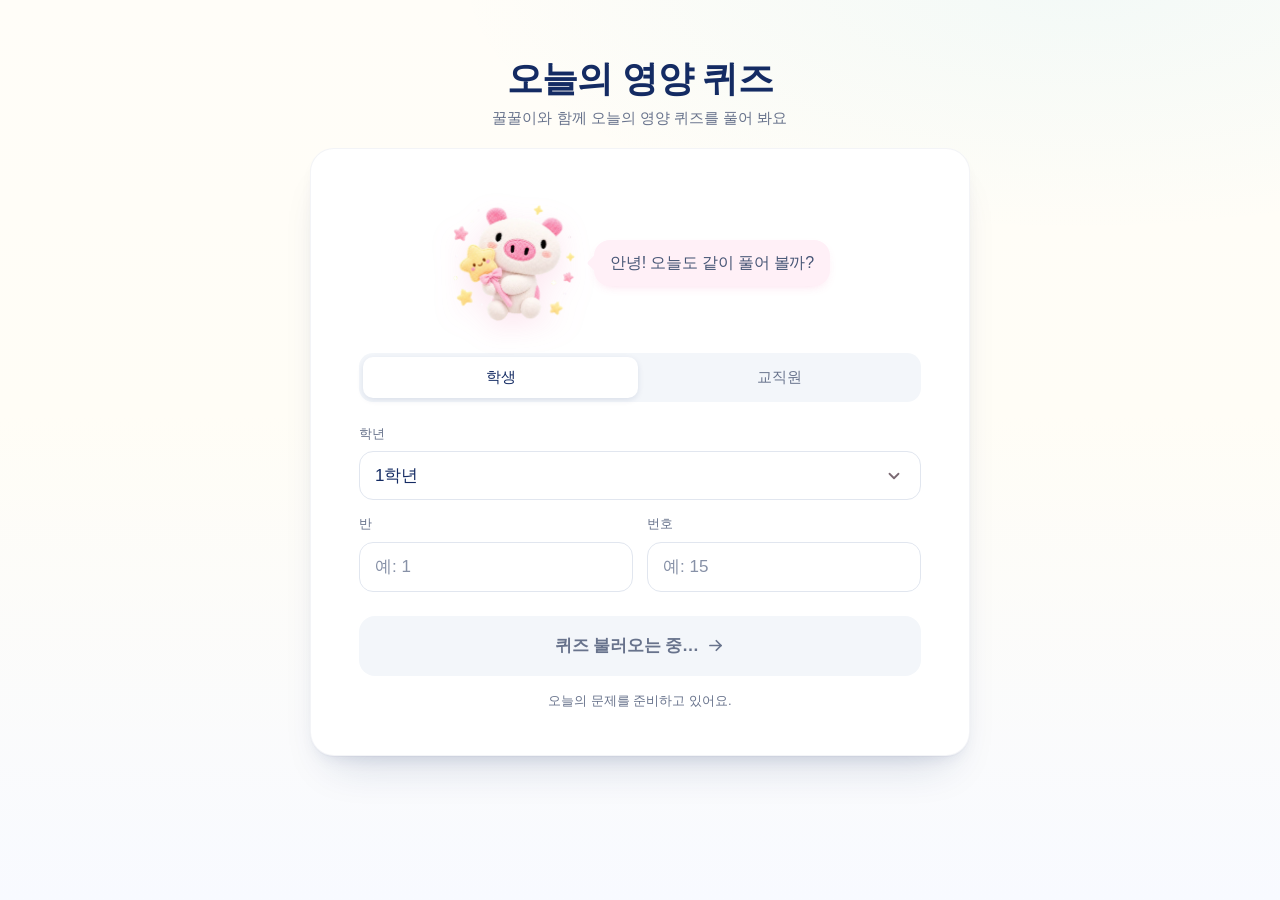
<file: apps-script/nutrition-quiz/index.html>
<!DOCTYPE html>
<html lang="ko">
<head>
  <base target="_top">
  <meta charset="utf-8">
  <meta name="viewport" content="width=device-width, initial-scale=1.0">
  <link rel="preconnect" href="https://minj0475-coder.github.io" crossorigin>
  <style>
    :root {
      --paper: #FFFDF6;
      --surface: #FFFFFF;
      --surface-2: #F3F6FA;
      --ink: #142B63;
      --ink-2: #465575;
      --ink-3: #68738C;
      --line: #E1E6EF;
      --accent: #F24C96;
      --accent-hover: #E64089;
      --accent-press: #CF3579;
      --accent-ink: #D93B82;
      --accent-line: #F5B8D4;
      --accent-soft: #FFF0F7;
      --accent-ring: rgba(242, 76, 150, 0.16);
      --good: #199866;
      --good-line: #A9DFC9;
      --good-soft: #ECF9F3;
      --miss: #D85E73;
      --miss-line: #F0C0CA;
      --miss-soft: #FFF0F3;
      --text: -apple-system, BlinkMacSystemFont, "Segoe UI", Roboto, "Noto Sans KR", "Apple SD Gothic Neo", "Malgun Gothic", sans-serif;
      --shadow: 0 1px 1px rgba(20, 43, 99, 0.03), 0 8px 18px -10px rgba(20, 43, 99, 0.15), 0 26px 46px -22px rgba(20, 43, 99, 0.2);
    }

    * { box-sizing: border-box; -webkit-tap-highlight-color: transparent; }

    body {
      margin: 0;
      padding: clamp(22px, 5vw, 56px) clamp(14px, 4vw, 32px) clamp(44px, 7vw, 72px);
      font-family: var(--text);
      color: var(--ink);
      background:
        radial-gradient(ellipse 70% 40% at 84% -2%, rgba(50, 191, 231, 0.06), transparent 70%),
        linear-gradient(180deg, #FFFDF8 0%, var(--paper) 46%, #F8FAFF 100%);
      background-attachment: fixed;
      min-height: 100vh;
      line-height: 1.62;
      word-break: keep-all;
      overflow-wrap: break-word;
      -webkit-font-smoothing: antialiased;
    }

    .app-shell { width: 100%; max-width: 540px; margin: 0 auto; }
    .hidden { display: none !important; }

    /* ---------- header ---------- */
    .hero { text-align: center; margin-bottom: 18px; }

    .hero h1 {
      font-family: var(--text);
      font-size: clamp(25px, 3.4vw + 13px, 36px);
      font-weight: 700;
      margin: 0;
      color: var(--ink);
      letter-spacing: -0.6px;
      line-height: 1.3;
    }

    .hero p {
      margin: 3px 0 0;
      font-size: clamp(13px, 0.5vw + 11px, 15px);
      color: var(--ink-3);
      letter-spacing: 0;
    }

    /* ---------- surfaces ---------- */
    .surface {
      position: relative;
      overflow: hidden;
      background: var(--surface);
      border: 1px solid rgba(20, 43, 99, 0.05);
      border-radius: 24px;
      padding: clamp(24px, 4.5vw, 44px) clamp(18px, 5vw, 48px);
      box-shadow: var(--shadow);
      animation: rise 0.5s cubic-bezier(0.22, 0.8, 0.3, 1) both;
    }

    @keyframes rise {
      from { opacity: 0; transform: translateY(12px); }
      to { opacity: 1; transform: none; }
    }

    /* ---------- mascot ---------- */
    .mascot-stage {
      display: flex;
      align-items: center;
      justify-content: center;
      gap: clamp(8px, 2vw, 16px);
      margin-bottom: 20px;
      min-height: clamp(96px, 20vw, 140px);
    }

    .mascot {
      width: clamp(84px, 20vw, 128px);
      height: auto;
      display: block;
      flex: none;
      filter: drop-shadow(0 10px 14px rgba(242, 76, 150, 0.13));
      animation: bob 4.5s ease-in-out infinite;
    }

    .mascot.is-react { animation: cheer 0.7s cubic-bezier(0.22, 1.2, 0.36, 1); }

    @keyframes bob {
      0%, 100% { transform: translateY(0); }
      50% { transform: translateY(-5px); }
    }

    @keyframes cheer {
      0% { transform: scale(0.88) rotate(-3deg); }
      50% { transform: scale(1.06) rotate(2deg); }
      100% { transform: scale(1) rotate(0); }
    }

    .bubble {
      position: relative;
      background: var(--accent-soft);
      border-radius: 16px;
      flex: 0 1 auto;
      min-width: 0;
      max-width: 300px;
      padding: 11px 16px;
      font-size: clamp(13.5px, 0.6vw + 11.5px, 16px);
      font-weight: 500;
      line-height: 1.5;
      color: var(--ink-2);
      letter-spacing: -0.2px;
      text-wrap: balance;
      box-shadow: 0 4px 12px -6px rgba(242, 76, 150, 0.28);
      animation: rise 0.34s ease both;
    }

    .bubble::before {
      content: "";
      position: absolute;
      left: -5px;
      top: 50%;
      width: 12px;
      height: 12px;
      margin-top: -6px;
      border-radius: 3px;
      background: inherit;
      transform: rotate(45deg);
    }

    .bubble.is-correct { background: var(--good-soft); color: var(--good); }
    .bubble.is-wrong { background: var(--miss-soft); color: var(--miss); }

    /* ---------- tabs ---------- */
    .segmented {
      display: flex;
      gap: 4px;
      background: var(--surface-2);
      border-radius: 14px;
      padding: 4px;
      margin-bottom: 22px;
    }

    .tab-btn {
      flex: 1;
      border: none;
      background: transparent;
      border-radius: 10px;
      padding: 11px 8px;
      font-family: var(--text);
      font-size: 15px;
      font-weight: 500;
      color: var(--ink-3);
      cursor: pointer;
      transition: background 0.28s cubic-bezier(0.22, 0.8, 0.3, 1), color 0.28s ease, box-shadow 0.28s ease;
    }

    .tab-btn.active {
      background: var(--surface);
      color: var(--ink);
      box-shadow: 0 2px 7px -1px rgba(20, 43, 99, 0.14);
    }

    /* ---------- form ---------- */
    .field-grid { display: grid; grid-template-columns: 1fr 1fr; gap: 14px; }
    .input-group.full { grid-column: 1 / -1; }

    .input-group label {
      display: block;
      font-size: 12.5px;
      font-weight: 500;
      color: var(--ink-3);
      margin-bottom: 7px;
      letter-spacing: 0.2px;
    }

    .input-group input,
    .input-group select {
      width: 100%;
      border: 1.5px solid var(--line);
      background: var(--surface);
      border-radius: 14px;
      padding: 14px 15px;
      font-size: 17px;
      font-family: var(--text);
      color: var(--ink);
      outline: none;
      transition: border-color 0.22s ease, box-shadow 0.22s ease;
    }

    .input-group input:focus,
    .input-group select:focus {
      border-color: var(--accent);
      box-shadow: 0 0 0 3.5px var(--accent-ring);
    }

    .input-group input::placeholder { color: #8791A7; }

    .input-group select {
      appearance: none;
      -webkit-appearance: none;
      background-image: url("data:image/svg+xml;charset=utf-8,%3Csvg xmlns='http://www.w3.org/2000/svg' viewBox='0 0 24 24' fill='none' stroke='%237B6A73' stroke-width='2.4' stroke-linecap='round' stroke-linejoin='round'%3E%3Cpath d='m6 9 6 6 6-6'/%3E%3C/svg%3E");
      background-repeat: no-repeat;
      background-position: right 17px center;
      background-size: 18px;
      padding-right: 48px;
    }

    /* ---------- buttons ---------- */
    .primary-btn {
      width: 100%;
      margin-top: 24px;
      border: none;
      border-radius: 16px;
      padding: 17px;
      font-family: var(--text);
      font-size: 17px;
      font-weight: 700;
      letter-spacing: -0.2px;
      color: #fff;
      background: var(--accent);
      box-shadow: 0 8px 18px -12px rgba(217, 59, 130, 0.45);
      cursor: pointer;
      display: flex;
      align-items: center;
      justify-content: center;
      gap: 7px;
      min-height: 58px;
      transition: transform 0.16s ease, background 0.22s ease, box-shadow 0.22s ease;
    }

    .primary-btn:active:not(:disabled) { transform: scale(0.985); background: var(--accent-press); box-shadow: 0 4px 10px -8px rgba(217, 59, 130, 0.45); }
    .primary-btn:disabled { background: var(--surface-2); color: var(--ink-3); box-shadow: none; cursor: default; }
    .primary-btn svg { width: 19px; height: 19px; }

    .primary-btn:focus-visible,
    .secondary-btn:focus-visible,
    .opt-btn:focus-visible,
    .tab-btn:focus-visible {
      outline: none;
      box-shadow: 0 0 0 3.5px var(--accent-ring);
    }

    @media (hover: hover) {
      .primary-btn:not(:disabled):hover { transform: translateY(-1px); background: var(--accent-hover); box-shadow: 0 12px 22px -12px rgba(217, 59, 130, 0.48); }
      .secondary-btn:hover { background: var(--surface-2); border-color: var(--accent-line); color: var(--accent-ink); }
      .opt-btn:not(:disabled):hover { border-color: var(--accent-line); background: var(--accent-soft); }
      .opt-btn:not(:disabled):hover .option-number { background: var(--surface); color: var(--accent-ink); }
      .tab-btn:not(.active):hover { color: var(--ink-2); background: rgba(255, 255, 255, 0.55); }
    }

    .secondary-btn {
      width: 100%;
      margin-top: 18px;
      border: 1.5px solid var(--line);
      border-radius: 16px;
      padding: 15px;
      font-family: var(--text);
      font-size: 15px;
      font-weight: 500;
      color: var(--ink-2);
      background: var(--surface);
      cursor: pointer;
      display: flex;
      align-items: center;
      justify-content: center;
      gap: 7px;
      min-height: 52px;
      transition: transform 0.16s ease, background 0.22s ease;
    }

    .secondary-btn:active { transform: scale(0.985); background: var(--surface-2); }
    .secondary-btn svg { width: 17px; height: 17px; }

    .status-note {
      text-align: center;
      margin: 14px 0 0;
      font-size: 13px;
      color: var(--ink-3);
    }

    /* ---------- quiz ---------- */
    .card-progress {
      position: absolute;
      top: 0;
      left: 0;
      right: 0;
      height: 3px;
      background: var(--surface-2);
    }

    .progress-bar {
      height: 100%;
      width: 0;
      background: var(--accent);
      transition: width 0.55s cubic-bezier(0.22, 0.8, 0.3, 1);
    }

    .card-progress.is-complete .progress-bar { width: 100%; background: var(--accent); }

    .quiz-top { margin-bottom: 12px; }

    .progress-badge {
      font-size: 12.5px;
      font-weight: 500;
      color: var(--ink-3);
      letter-spacing: 0.8px;
    }

    .question {
      font-family: var(--text);
      font-size: clamp(19px, 1.2vw + 15px, 24px);
      font-weight: 500;
      line-height: 1.66;
      letter-spacing: -0.4px;
      margin: 0 0 20px;
      color: var(--ink);
    }

    .options { display: flex; flex-direction: column; gap: 10px; }

    .opt-btn {
      display: flex;
      align-items: center;
      gap: 13px;
      width: 100%;
      min-height: 68px;
      text-align: left;
      border: 1.5px solid var(--line);
      background: var(--surface);
      border-radius: 16px;
      padding: 14px 16px;
      font-size: clamp(15px, 0.5vw + 13.5px, 17px);
      font-family: var(--text);
      color: var(--ink);
      line-height: 1.5;
      letter-spacing: -0.2px;
      cursor: pointer;
      box-shadow: 0 2px 6px -4px rgba(20, 43, 99, 0.08);
      transition: transform 0.16s ease, border-color 0.24s ease, background 0.24s ease, opacity 0.3s ease, box-shadow 0.24s ease;
    }

    .opt-btn:active:not(:disabled) { transform: scale(0.99); background: var(--surface-2); }
    .opt-btn:disabled { cursor: default; }

    .option-number {
      flex: none;
      width: 28px;
      height: 28px;
      border-radius: 9px;
      display: grid;
      place-items: center;
      font-size: 13px;
      font-weight: 700;
      color: var(--ink-3);
      background: var(--surface-2);
      transition: background 0.24s ease, color 0.24s ease;
    }

    .opt-btn.is-correct {
      border-color: var(--good-line);
      background: var(--good-soft);
      box-shadow: 0 4px 14px -8px rgba(25, 152, 102, 0.32);
      animation: cheer 0.56s cubic-bezier(0.22, 1.2, 0.36, 1);
    }

    .opt-btn.is-correct .option-number { background: var(--good); color: #fff; }

    .opt-btn.is-picked-wrong {
      border-color: var(--miss-line);
      background: var(--miss-soft);
      box-shadow: 0 4px 14px -8px rgba(216, 94, 115, 0.3);
    }

    .opt-btn.is-picked-wrong .option-number { background: var(--miss); color: #fff; }
    .opt-btn.is-dimmed { opacity: 0.55; }

    /* ---------- result ---------- */
    .result-hero { text-align: center; }

    .result-complete-label {
      display: inline-flex;
      align-items: center;
      gap: 7px;
      font-size: 13px;
      font-weight: 500;
      color: var(--accent-ink);
      background: var(--accent-soft);
      border-radius: 12px;
      padding: 6px 14px 6px 6px;
    }

    .result-complete-icon {
      width: 28px;
      height: 28px;
      border-radius: 8px;
      background: var(--accent);
      display: grid;
      place-items: center;
      color: #fff;
    }

    .result-complete-icon svg { width: 16px; height: 16px; }

    .result-title {
      font-family: var(--text);
      font-size: 24px;
      font-weight: 700;
      margin: 16px 0 3px;
      color: var(--ink);
      letter-spacing: -0.3px;
    }

    .user-info { margin: 0; font-size: 13px; color: var(--ink-3); }

    .score-card {
      margin: 22px auto 0;
      padding: 18px 10px 16px;
      border-radius: 20px;
      background: linear-gradient(180deg, var(--accent-soft) 0%, rgba(255, 240, 247, 0.35) 100%);
    }

    .score-card-label {
      display: block;
      font-size: 12.5px;
      font-weight: 500;
      letter-spacing: 0.4px;
      color: var(--ink-3);
    }

    .score-card-value {
      display: flex;
      align-items: baseline;
      justify-content: center;
      gap: 2px;
      font-family: var(--text);
      color: var(--ink);
      font-size: 21px;
      margin-top: 2px;
    }

    .score-card-value strong {
      font-size: 56px;
      font-weight: 700;
      line-height: 1.05;
      color: var(--accent-ink);
      letter-spacing: -1px;
    }

    .score-card-value span { color: var(--ink-3); }

    .result-message { margin-top: 18px; }

    .score-display {
      display: block;
      font-size: 12.5px;
      font-weight: 500;
      color: var(--ink-3);
      letter-spacing: 0.2px;
    }

    .score-message {
      display: block;
      margin-top: 6px;
      font-size: 15px;
      font-weight: 500;
      color: var(--ink);
      letter-spacing: -0.2px;
    }

    .score-progress {
      height: 4px;
      border-radius: 999px;
      background: var(--surface-2);
      overflow: hidden;
      margin-top: 18px;
    }

    .score-progress-bar {
      height: 100%;
      width: 0;
      border-radius: 999px;
      background: var(--accent);
      transition: width 0.9s cubic-bezier(0.22, 0.8, 0.3, 1);
    }

    .result-list-head {
      display: flex;
      align-items: baseline;
      justify-content: space-between;
      flex-wrap: wrap;
      gap: 4px 10px;
      margin: 34px 0 14px;
      padding-top: 26px;
      border-top: 1px solid var(--line);
    }

    .result-list-head h3 {
      font-family: var(--text);
      font-size: 17px;
      font-weight: 700;
      margin: 0;
      color: var(--ink);
    }

    .result-list-head span { font-size: 12.5px; color: var(--ink-3); }

    .result-details { display: flex; flex-direction: column; gap: 12px; }

    .result-item {
      border: 1.5px solid var(--line);
      border-radius: 18px;
      padding: 18px;
      background: var(--surface);
      box-shadow: 0 3px 10px -6px rgba(20, 43, 99, 0.1);
    }

    .result-item.is-correct { border-color: var(--good-line); }
    .result-item.is-wrong { border-color: var(--miss-line); }

    .result-item-head {
      display: flex;
      align-items: center;
      justify-content: space-between;
      gap: 10px;
      margin-bottom: 10px;
    }

    .result-number {
      font-size: 12.5px;
      font-weight: 500;
      letter-spacing: 0.4px;
      color: var(--ink-3);
    }

    .result-chip {
      display: inline-flex;
      align-items: center;
      gap: 4px;
      font-size: 12.5px;
      font-weight: 500;
      border-radius: 8px;
      padding: 4px 10px;
    }

    .result-chip svg { width: 14px; height: 14px; }
    .result-chip.correct { background: var(--good-soft); color: var(--good); }
    .result-chip.wrong { background: var(--miss-soft); color: var(--miss); }

    .result-question {
      font-family: var(--text);
      font-size: 16px;
      font-weight: 500;
      line-height: 1.62;
      margin: 0 0 14px;
      color: var(--ink);
      letter-spacing: -0.3px;
    }

    .answer-summary { display: flex; flex-direction: column; gap: 7px; }

    .answer-row {
      border-radius: 13px;
      padding: 11px 13px;
      background: var(--surface-2);
    }

    .answer-row.is-correct { background: var(--good-soft); }
    .answer-row.is-wrong { background: var(--miss-soft); }

    .answer-label {
      display: block;
      font-size: 12px;
      font-weight: 500;
      letter-spacing: 0.3px;
      color: var(--ink-3);
      margin-bottom: 4px;
    }

    .answer-row strong {
      display: flex;
      align-items: center;
      gap: 8px;
      font-weight: 400;
      font-size: 15px;
      line-height: 1.45;
    }

    .answer-number {
      flex: none;
      width: 22px;
      height: 22px;
      border-radius: 7px;
      display: grid;
      place-items: center;
      font-style: normal;
      font-size: 12px;
      font-weight: 700;
      background: var(--surface);
      color: var(--ink-3);
    }

    .answer-row.is-correct .answer-number { background: var(--good); color: #fff; }
    .answer-row.is-wrong .answer-number { background: var(--miss); color: #fff; }

    .explain {
      display: flex;
      gap: 10px;
      margin-top: 14px;
      padding-top: 14px;
      border-top: 1px solid var(--line);
      font-size: 14px;
      line-height: 1.6;
      color: var(--ink-2);
    }

    .explain-icon { flex: none; color: var(--accent-ink); margin-top: 1px; }
    .explain-icon svg { width: 17px; height: 17px; }

    .explain strong {
      display: block;
      font-size: 12px;
      font-weight: 700;
      letter-spacing: 0.4px;
      color: var(--accent-ink);
      margin-bottom: 2px;
    }

    .result-actions { margin-top: 26px; }

    .timer-notice {
      display: flex;
      align-items: center;
      justify-content: center;
      gap: 6px;
      font-size: 13px;
      color: var(--ink-3);
    }

    .timer-notice svg { width: 15px; height: 15px; }

    /* ---------- confetti (perfect score only) ---------- */
    .confetti { position: fixed; inset: 0; pointer-events: none; overflow: hidden; z-index: 5; }

    .confetti i {
      position: absolute;
      top: -14px;
      width: 7px;
      height: 11px;
      border-radius: 1.5px;
      opacity: 0;
      animation: fall 2.8s cubic-bezier(0.3, 0.1, 0.5, 1) forwards;
    }

    @keyframes fall {
      0% { opacity: 0.95; transform: translateY(0) rotate(0); }
      100% { opacity: 0; transform: translateY(105vh) rotate(480deg); }
    }

    /* ---------- responsive ---------- */
    @media (min-width: 768px) {
      .app-shell { max-width: 620px; }
      .opt-btn { min-height: 72px; }
      .primary-btn { min-height: 60px; }
    }

    @media (min-width: 1024px) {
      .app-shell { max-width: 660px; }
    }

    @media (max-width: 360px) {
      .score-card-value strong { font-size: 48px; }
    }

    @media (prefers-reduced-motion: reduce) {
      *, .mascot, .surface, .bubble { animation: none !important; transition: none !important; }
    }
  </style>
</head>
<body>
  <main class="app-shell">
    <header class="hero">
      <h1>오늘의 영양 퀴즈</h1>
      <p>꿀꿀이와 함께 오늘의 영양 퀴즈를 풀어 봐요</p>
    </header>

    <section id="user-screen" class="surface">
      <div class="mascot-stage">
        <img id="start-mascot" class="mascot" alt="별 요술봉을 든 꿀꿀이"
             src="https://minj0475-coder.github.io/kknutrition/assets/images/kkul-display/kkul_41.webp">
        <div class="bubble">안녕! 오늘도 같이 풀어 볼까?</div>
      </div>

      <div class="segmented" role="tablist" aria-label="참여 유형">
        <button type="button" class="tab-btn active" id="tab-student" role="tab" aria-selected="true" onclick="switchUserType('student')">학생</button>
        <button type="button" class="tab-btn" id="tab-staff" role="tab" aria-selected="false" onclick="switchUserType('staff')">교직원</button>
      </div>

      <div id="form-student" class="field-grid">
        <div class="input-group full">
          <label for="grade">학년</label>
          <select id="grade">
            <option value="1">1학년</option><option value="2">2학년</option>
            <option value="3">3학년</option><option value="4">4학년</option>
            <option value="5">5학년</option><option value="6">6학년</option>
          </select>
        </div>
        <div class="input-group">
          <label for="class-num">반</label>
          <input type="number" id="class-num" min="1" inputmode="numeric" placeholder="예: 1">
        </div>
        <div class="input-group">
          <label for="student-num">번호</label>
          <input type="number" id="student-num" min="1" inputmode="numeric" placeholder="예: 15">
        </div>
      </div>

      <div id="form-staff" class="hidden">
        <div class="input-group">
          <label for="staff-dept">부서</label>
          <input type="text" id="staff-dept" autocomplete="organization" placeholder="예: 3학년부">
        </div>
      </div>

      <button id="start-btn" class="primary-btn" type="button" onclick="startQuiz()" disabled>
        <span id="start-btn-text">퀴즈 불러오는 중…</span>
        <svg viewBox="0 0 24 24" fill="none" stroke="currentColor" stroke-width="2.2" stroke-linecap="round" stroke-linejoin="round" aria-hidden="true"><path d="M5 12h14"></path><path d="m13 6 6 6-6 6"></path></svg>
      </button>
      <p id="load-message" class="status-note" aria-live="polite">오늘의 문제를 준비하고 있어요.</p>
    </section>

    <section id="quiz-screen" class="surface hidden">
      <div class="card-progress" aria-hidden="true"><div class="progress-bar" id="progress-bar"></div></div>

      <div class="mascot-stage">
        <img id="helper-mascot" class="mascot" alt="함께 문제를 푸는 꿀꿀이"
             src="https://minj0475-coder.github.io/kknutrition/assets/images/kkul-display/kkul_62.webp">
        <div class="bubble" id="helper-say">천천히 생각해 봐!</div>
      </div>

      <div class="quiz-top">
        <span class="progress-badge" id="quiz-progress">문제 1 / 3</span>
      </div>
      <h2 id="quiz-question" class="question">질문이 여기에 표시됩니다.</h2>
      <div id="quiz-options" class="options"></div>
      <p id="next-hint" class="status-note hidden" onclick="goToNextQuestion()" style="cursor:pointer;">탭하면 바로 다음 문제로 이동해요</p>
    </section>

    <section id="result-screen" class="surface hidden">
      <div class="card-progress is-complete" aria-hidden="true"><div class="progress-bar"></div></div>

      <div class="result-hero">
        <div class="mascot-stage">
          <img id="result-mascot" class="mascot" alt="결과를 알려 주는 꿀꿀이"
               src="https://minj0475-coder.github.io/kknutrition/assets/images/kkul-display/kkul_31.webp">
        </div>

        <div class="result-complete-label">
          <span class="result-complete-icon" aria-hidden="true"><svg viewBox="0 0 24 24" fill="none" stroke="currentColor" stroke-width="2.8" stroke-linecap="round" stroke-linejoin="round"><path d="m7 12 3 3 7-7"></path></svg></span>
          <span>오늘의 학습 완료</span>
        </div>

        <h2 class="result-title">수고했어요!</h2>
        <p id="user-info-display" class="user-info"></p>

        <div class="score-card" id="score-orb" role="img" aria-label="퀴즈 점수">
          <span class="score-card-label">맞힌 문제</span>
          <div class="score-card-value"><strong id="score-value">0</strong><span>/</span><span id="score-total">0</span></div>
        </div>

        <div class="result-message">
          <strong id="score-display" class="score-display"></strong>
          <span id="score-message" class="score-message"></span>
          <div class="score-progress" aria-hidden="true"><div id="score-progress-bar" class="score-progress-bar"></div></div>
        </div>
      </div>

      <div class="result-list-head"><h3>문제별 풀이</h3><span>정답과 해설을 확인해 보세요</span></div>
      <div id="result-details" class="result-details"></div>

      <div class="result-actions">
        <div class="timer-notice" id="timer-text" aria-live="polite">
          <svg viewBox="0 0 24 24" fill="none" stroke="currentColor" stroke-width="2" stroke-linecap="round" stroke-linejoin="round" aria-hidden="true"><circle cx="12" cy="12" r="9"></circle><path d="M12 7v5l3 2"></path></svg>
          <span>결과를 안전하게 저장하고 있어요.</span>
        </div>
        <button class="secondary-btn" type="button" onclick="resetApp()">
          <svg viewBox="0 0 24 24" fill="none" stroke="currentColor" stroke-width="2.2" stroke-linecap="round" stroke-linejoin="round" aria-hidden="true"><path d="m9 14-4-4 4-4"></path><path d="M5 10h9a5 5 0 0 1 5 5v1"></path></svg>
          처음 화면으로 돌아가기
        </button>
      </div>
    </section>
  </main>

  <script>
    const KKUL = 'https://minj0475-coder.github.io/kknutrition/assets/images/kkul-display/';
    const HELPER_IDLE = ['kkul_62.webp', 'kkul_58.webp', 'kkul_20.webp'];
    const HELPER_LINES = ['천천히 생각해 봐!', '이건 어떨까?', '조금만 더 힘내!'];
    const CORRECT_LINES = ['딩동댕! 정답이야', '우와, 잘했어!', '역시 대단해!'];
    const WRONG_LINES = ['괜찮아, 같이 알아 두자', '아쉬워! 다음엔 맞힐 거야', '이건 조금 어려웠지?'];
    const RESULT_IMAGES = ['kkul_31.webp', 'kkul_29.webp', 'kkul_57.webp'];
    const CORRECT_IMAGE = 'kkul_27.webp';
    const WRONG_IMAGE = 'kkul_56.webp';

    const preloadedImages = [];
    function preloadMascotImages() {
      const files = HELPER_IDLE.concat(RESULT_IMAGES, [CORRECT_IMAGE, WRONG_IMAGE]);
      files.forEach(function(file) {
        const img = new Image();
        img.src = KKUL + file;
        preloadedImages.push(img);
      });
    }
    preloadMascotImages();

    let userType = 'student';
    let quizzes = [];
    let currentIdx = 0;
    let userAnswers = [];
    let userInfoText = '';
    let autoResetTimer = null;
    let countdownInterval = null;
    let advanceTimer = null;
    let quizLoadState = 'loading';
    let answerLocked = false;

    function setLoadState(state) {
      const startBtn = document.getElementById('start-btn');
      const startText = document.getElementById('start-btn-text');
      const message = document.getElementById('load-message');
      quizLoadState = state;
      message.classList.toggle('hidden', state === 'ready');

      if (state === 'ready') {
        startBtn.disabled = false;
        startText.textContent = '퀴즈 시작하기';
        message.textContent = '';
      } else if (state === 'empty') {
        startBtn.disabled = true;
        startText.textContent = '오늘의 퀴즈 준비 중';
        message.textContent = '문제를 준비하지 못했어요. 잠시 후 새로고침해 주세요.';
      } else if (state === 'error') {
        startBtn.disabled = true;
        startText.textContent = '다시 불러와 주세요';
        message.textContent = '문제를 불러오지 못했어요. 잠시 후 새로고침해 주세요.';
      } else {
        startBtn.disabled = true;
        startText.textContent = '퀴즈 불러오는 중…';
        message.textContent = '오늘의 문제를 준비하고 있어요.';
      }
    }

    function loadQuizzes() {
      setLoadState('loading');
      google.script.run
        .withSuccessHandler(function(data) {
          quizzes = Array.isArray(data) ? data : [];
          setLoadState(quizzes.length ? 'ready' : 'empty');
        })
        .withFailureHandler(function() {
          quizzes = [];
          setLoadState('error');
        })
        .getTodayQuizzes();
    }
    loadQuizzes();

    function switchUserType(type) {
      userType = type;
      const isStudent = type === 'student';
      document.getElementById('tab-student').classList.toggle('active', isStudent);
      document.getElementById('tab-staff').classList.toggle('active', !isStudent);
      document.getElementById('tab-student').setAttribute('aria-selected', String(isStudent));
      document.getElementById('tab-staff').setAttribute('aria-selected', String(!isStudent));
      document.getElementById('form-student').classList.toggle('hidden', !isStudent);
      document.getElementById('form-staff').classList.toggle('hidden', isStudent);
    }

    function setHelper(image, line, react, tone) {
      const mascot = document.getElementById('helper-mascot');
      const bubble = document.getElementById('helper-say');
      mascot.src = KKUL + image;
      bubble.textContent = line;
      bubble.className = 'bubble' + (tone ? ' ' + tone : '');
      if (react) {
        mascot.classList.remove('is-react');
        void mascot.offsetWidth;
        mascot.classList.add('is-react');
      }
    }

    function pick(list, index) {
      return list[index % list.length];
    }

    function startQuiz() {
      if (quizLoadState === 'loading') {
        alert('오늘의 퀴즈를 불러오는 중이에요. 잠시만 기다려 주세요.');
        return;
      }
      if (!quizzes || quizzes.length === 0) {
        alert('오늘의 퀴즈를 준비하지 못했어요. 잠시 후 새로고침해 주세요.');
        return;
      }

      if (userType === 'student') {
        const grade = document.getElementById('grade').value;
        const classNum = document.getElementById('class-num').value;
        const num = document.getElementById('student-num').value;
        if (!classNum || !num) {
          alert('반과 번호를 입력해 주세요.');
          return;
        }
        userInfoText = grade + '학년 ' + classNum + '반 ' + num + '번';
      } else {
        const dept = document.getElementById('staff-dept').value.trim();
        if (!dept) {
          alert('부서를 입력해 주세요.');
          return;
        }
        userInfoText = '교직원 [' + dept + ']';
      }

      currentIdx = 0;
      userAnswers = [];
      document.getElementById('user-screen').classList.add('hidden');
      document.getElementById('quiz-screen').classList.remove('hidden');
      showQuestion();
      window.scrollTo({ top: 0, behavior: 'smooth' });
    }

    function showQuestion() {
      answerLocked = false;
      const q = quizzes[currentIdx];
      document.getElementById('quiz-progress').textContent = '문제 ' + (currentIdx + 1) + ' / ' + quizzes.length;
      document.getElementById('progress-bar').style.width = (((currentIdx + 1) / quizzes.length) * 100) + '%';
      document.getElementById('quiz-question').textContent = q.question;
      document.getElementById('next-hint').classList.add('hidden');
      setHelper(pick(HELPER_IDLE, currentIdx), pick(HELPER_LINES, currentIdx), false, '');

      const optsDiv = document.getElementById('quiz-options');
      optsDiv.innerHTML = q.options.map(function(opt, i) {
        return '<button class="opt-btn" type="button" data-option="' + (i + 1) + '" onclick="selectAnswer(' + (i + 1) + ')">' +
          '<span class="option-number">' + (i + 1) + '</span>' +
          '<span>' + escapeHtml(opt) + '</span></button>';
      }).join('');
    }

    function goToNextQuestion() {
      if (advanceTimer) { clearTimeout(advanceTimer); advanceTimer = null; }
      currentIdx++;
      if (currentIdx < quizzes.length) {
        showQuestion();
      } else {
        showResults();
      }
    }

    function selectAnswer(selectedOption) {
      if (answerLocked) return;
      answerLocked = true;
      userAnswers.push(selectedOption);

      const q = quizzes[currentIdx];
      const isCorrect = selectedOption === q.answer;
      const buttons = document.querySelectorAll('#quiz-options .opt-btn');

      buttons.forEach(function(button) {
        const option = Number(button.getAttribute('data-option'));
        button.disabled = true;
        if (option === q.answer) {
          button.classList.add('is-correct');
        } else if (option === selectedOption) {
          button.classList.add('is-picked-wrong');
        } else {
          button.classList.add('is-dimmed');
        }
      });

      if (isCorrect) {
        setHelper(CORRECT_IMAGE, pick(CORRECT_LINES, currentIdx), true, 'is-correct');
      } else {
        setHelper(WRONG_IMAGE, pick(WRONG_LINES, currentIdx), true, 'is-wrong');
      }

      document.getElementById('next-hint').classList.remove('hidden');

      if (advanceTimer) clearTimeout(advanceTimer);
      advanceTimer = setTimeout(goToNextQuestion, 1400);
    }

    function dropConfetti() {
      const colors = ['#F24C96', '#FFD43B', '#32BFE7', '#29A06F', '#142B63'];
      const layer = document.createElement('div');
      layer.className = 'confetti';
      let pieces = '';
      for (let i = 0; i < 30; i++) {
        pieces += '<i style="left:' + Math.random() * 100 + '%;background:' + colors[i % colors.length] +
          ';animation-delay:' + (Math.random() * 1.1).toFixed(2) + 's"></i>';
      }
      layer.innerHTML = pieces;
      document.body.appendChild(layer);
      setTimeout(function() { layer.remove(); }, 4200);
    }

    function showResults() {
      document.getElementById('quiz-screen').classList.add('hidden');
      document.getElementById('result-screen').classList.remove('hidden');
      document.getElementById('user-info-display').textContent = userInfoText;

      let correctCount = 0;
      const detailsDiv = document.getElementById('result-details');
      const answersTextArr = [];

      detailsDiv.innerHTML = quizzes.map(function(q, idx) {
        const isCorrect = userAnswers[idx] === q.answer;
        const selectedAnswer = q.options[userAnswers[idx] - 1] || '';
        const correctAnswer = q.options[q.answer - 1] || '';
        if (isCorrect) correctCount++;
        answersTextArr.push('Q' + (idx + 1) + ':' + userAnswers[idx] + '번');
        const statusIcon = isCorrect
          ? '<svg viewBox="0 0 24 24" fill="none" stroke="currentColor" stroke-width="2.6" stroke-linecap="round" stroke-linejoin="round" aria-hidden="true"><path d="m7 12 3 3 7-7"></path><circle cx="12" cy="12" r="9"></circle></svg>'
          : '<svg viewBox="0 0 24 24" fill="none" stroke="currentColor" stroke-width="2.6" stroke-linecap="round" stroke-linejoin="round" aria-hidden="true"><circle cx="12" cy="12" r="9"></circle><path d="m9 9 6 6M15 9l-6 6"></path></svg>';
        const answerRows = isCorrect
          ? '<div class="answer-row is-correct"><span class="answer-label">내가 고른 답 · 정답</span><strong><i class="answer-number">' + q.answer + '</i>' + escapeHtml(correctAnswer) + '</strong></div>'
          : '<div class="answer-row is-wrong"><span class="answer-label">내가 고른 답</span><strong><i class="answer-number">' + userAnswers[idx] + '</i>' + escapeHtml(selectedAnswer) + '</strong></div>' +
            '<div class="answer-row is-correct"><span class="answer-label">정답</span><strong><i class="answer-number">' + q.answer + '</i>' + escapeHtml(correctAnswer) + '</strong></div>';
        return '<article class="result-item ' + (isCorrect ? 'is-correct' : 'is-wrong') + '">' +
          '<div class="result-item-head"><span class="result-number">문제 ' + (idx + 1) + '</span>' +
          '<span class="result-chip ' + (isCorrect ? 'correct' : 'wrong') + '">' + statusIcon + (isCorrect ? '정답' : '오답 확인') + '</span></div>' +
          '<h3 class="result-question">' + escapeHtml(q.question) + '</h3>' +
          '<div class="answer-summary">' + answerRows + '</div>' +
          '<div class="explain"><span class="explain-icon" aria-hidden="true"><svg viewBox="0 0 24 24" fill="none" stroke="currentColor" stroke-width="2" stroke-linecap="round" stroke-linejoin="round"><path d="M9 18h6"></path><path d="M10 22h4"></path><path d="M8.5 14.5A6 6 0 1 1 15.5 14.5C14.5 15.3 14 16 14 17h-4c0-1-.5-1.7-1.5-2.5Z"></path></svg></span><span><strong>영양 포인트</strong>' + escapeHtml(q.explain) + '</span></div>' +
          '</article>';
      }).join('');

      const isPerfect = correctCount === quizzes.length;
      const scoreMessage = isPerfect
        ? '멋져요! 오늘 문제를 모두 맞혔어요.'
        : correctCount >= Math.ceil(quizzes.length * 0.6)
          ? '잘했어요! 해설을 읽으면 더 오래 기억할 수 있어요.'
          : '괜찮아요. 정답과 해설을 보면서 한 번 더 배워 봐요.';

      const resultMascot = isPerfect
        ? RESULT_IMAGES[0]
        : correctCount >= Math.ceil(quizzes.length * 0.6) ? RESULT_IMAGES[1] : RESULT_IMAGES[2];
      document.getElementById('result-mascot').src = KKUL + resultMascot;

      document.getElementById('score-value').textContent = correctCount;
      document.getElementById('score-total').textContent = quizzes.length;
      document.getElementById('score-orb').setAttribute('aria-label', quizzes.length + '문제 중 ' + correctCount + '문제 정답');
      document.getElementById('score-display').textContent = quizzes.length + '문제 중 ' + correctCount + '문제를 맞혔어요';
      document.getElementById('score-message').textContent = scoreMessage;
      document.getElementById('score-progress-bar').style.width = (quizzes.length ? (correctCount / quizzes.length) * 100 : 0) + '%';
      document.getElementById('timer-text').innerHTML = '<svg viewBox="0 0 24 24" fill="none" stroke="currentColor" stroke-width="2" stroke-linecap="round" stroke-linejoin="round" aria-hidden="true"><circle cx="12" cy="12" r="9"></circle><path d="M12 7v5l3 2"></path></svg><span>결과를 안전하게 저장하고 있어요.</span>';
      window.scrollTo({ top: 0, behavior: 'smooth' });
      if (isPerfect) dropConfetti();

      google.script.run
        .withSuccessHandler(function() { startCountdown(); })
        .withFailureHandler(function() { startCountdown(); })
        .saveQuizResult({
          userType: userType,
          userInfoText: userInfoText,
          scoreText: correctCount + ' / ' + quizzes.length,
          answersText: answersTextArr.join(', ')
        });
    }

    function startCountdown() {
      let timeLeft = 30;
      const timerNotice = document.getElementById('timer-text');
      updateTimer(timerNotice, timeLeft);
      if (countdownInterval) clearInterval(countdownInterval);
      if (autoResetTimer) clearTimeout(autoResetTimer);

      countdownInterval = setInterval(function() {
        timeLeft--;
        if (timeLeft > 0) {
          updateTimer(timerNotice, timeLeft);
        } else {
          clearInterval(countdownInterval);
        }
      }, 1000);

      autoResetTimer = setTimeout(function() { resetApp(); }, 30000);
    }

    function updateTimer(element, seconds) {
      element.innerHTML = '<svg viewBox="0 0 24 24" fill="none" stroke="currentColor" stroke-width="2" stroke-linecap="round" stroke-linejoin="round" aria-hidden="true"><circle cx="12" cy="12" r="9"></circle><path d="M12 7v5l3 2"></path></svg><span>' + seconds + '초 후 처음 화면으로 돌아갑니다.</span>';
    }

    function resetApp() {
      if (autoResetTimer) clearTimeout(autoResetTimer);
      if (countdownInterval) clearInterval(countdownInterval);
      if (advanceTimer) clearTimeout(advanceTimer);
      document.getElementById('class-num').value = '';
      document.getElementById('student-num').value = '';
      document.getElementById('staff-dept').value = '';
      document.getElementById('result-details').innerHTML = '';
      document.getElementById('result-screen').classList.add('hidden');
      document.getElementById('quiz-screen').classList.add('hidden');
      document.getElementById('user-screen').classList.remove('hidden');
      window.scrollTo({ top: 0, behavior: 'smooth' });
    }

    function escapeHtml(value) {
      return String(value == null ? '' : value).replace(/[&<>"']/g, function(char) {
        return { '&': '&amp;', '<': '&lt;', '>': '&gt;', '"': '&quot;', "'": '&#39;' }[char];
      });
    }
  </script>
</body>
</html>
</file>
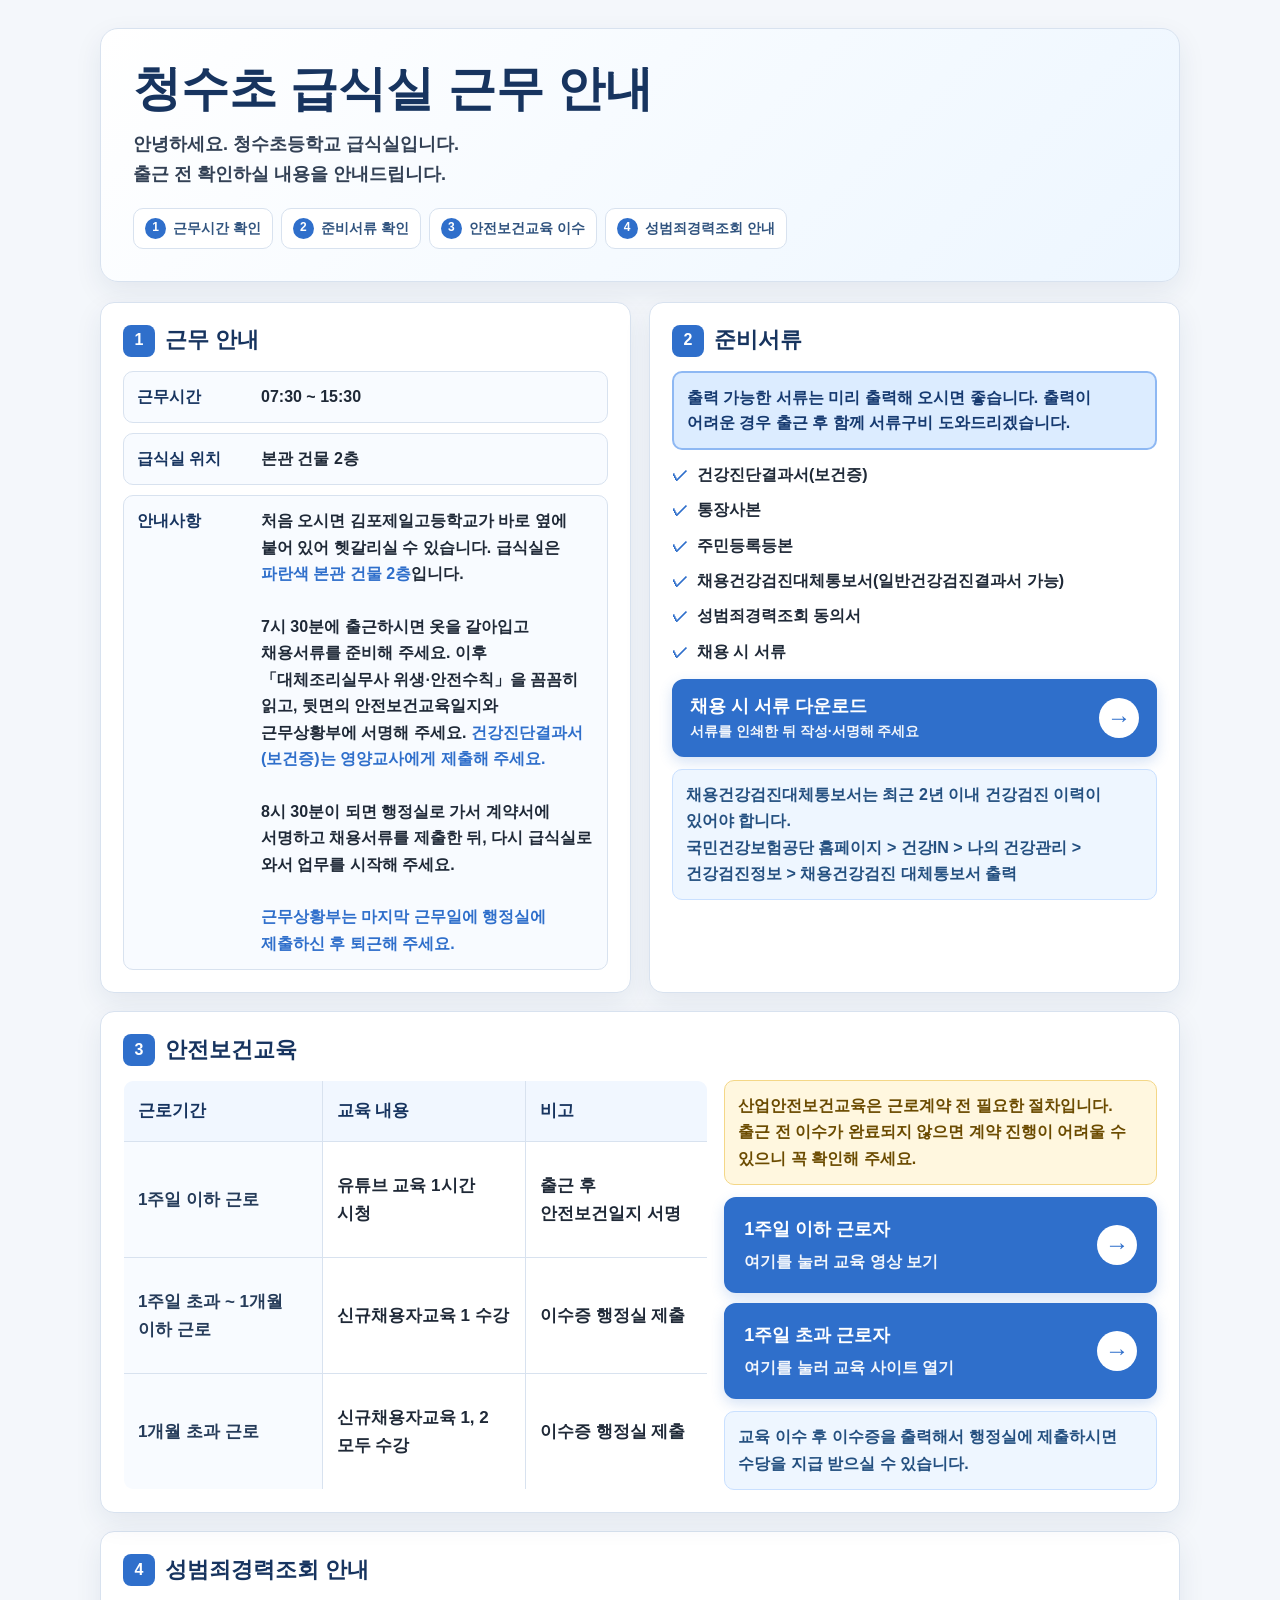
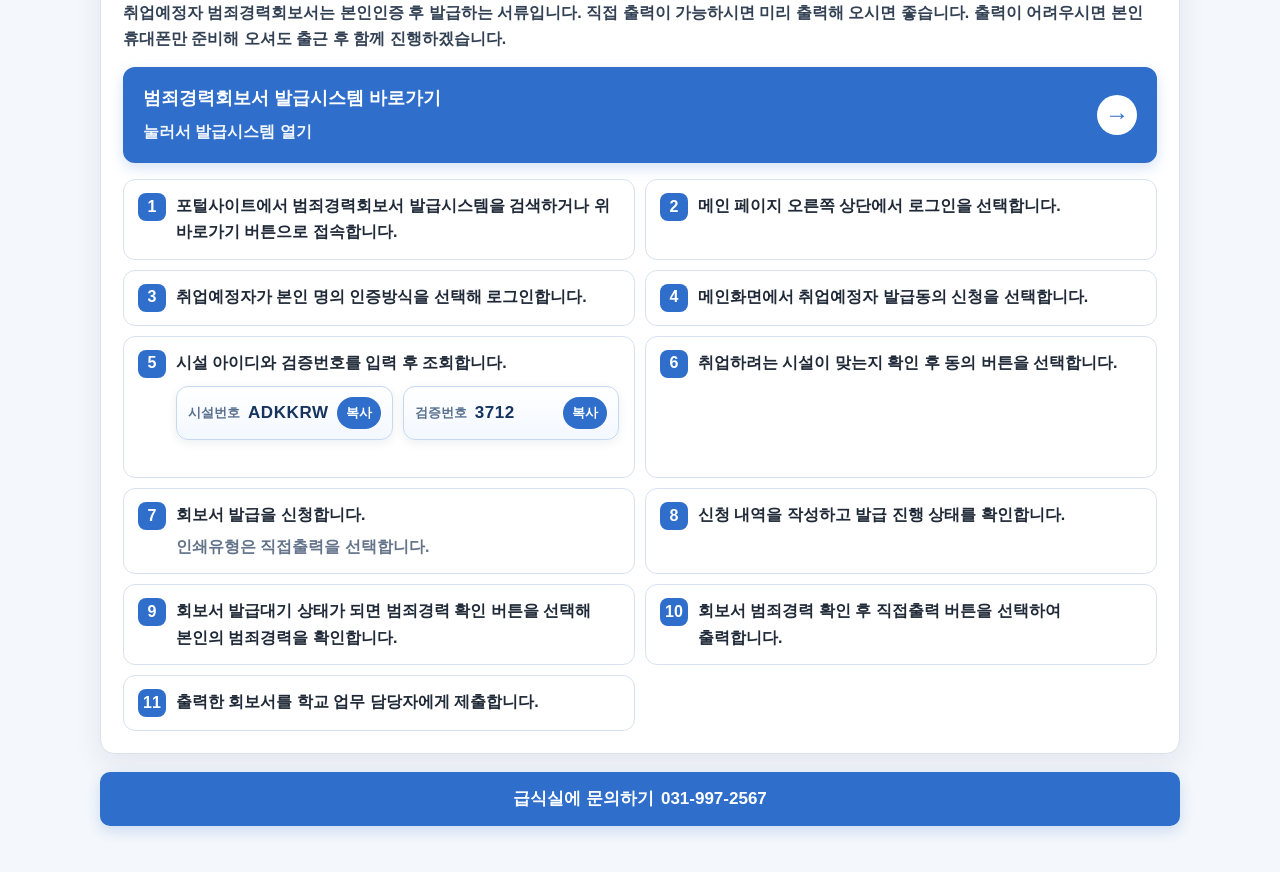
<file: 신규대체조리종사원_안내.html>
<!doctype html>
<html lang="ko">
<head>
  <meta charset="utf-8">
  <meta name="viewport" content="width=device-width, initial-scale=1">
  <title>청수초 급식실 근무 안내</title>
  <style>
    :root{
      --bg:#f4f7fb;
      --paper:#ffffff;
      --ink:#1f2937;
      --muted:#64748b;
      --navy:#17345f;
      --blue:#2f6fcb;
      --line:#d8e2ef;
      --soft:#eef6ff;
      --green:#eef8f3;
      --yellow:#fff7df;
      --shadow:0 10px 28px rgba(23,52,95,.08);
    }
    *{box-sizing:border-box}
    html{scroll-behavior:smooth}
    body{
      margin:0;
      background:var(--bg);
      color:var(--ink);
      font-family:-apple-system,BlinkMacSystemFont,"Apple SD Gothic Neo","Noto Sans KR","Malgun Gothic",Arial,sans-serif;
      line-height:1.65;
      word-break:keep-all;
      overflow-wrap:anywhere;
    }
    a{color:inherit}
    .wrap{
      max-width:1120px;
      margin:0 auto;
      padding:28px 20px 46px;
    }
    .hero{
      background:linear-gradient(135deg,#fff 0%,#edf6ff 100%);
      border:1px solid var(--line);
      border-radius:18px;
      padding:32px;
      box-shadow:var(--shadow);
    }
    .hero h1{
      margin:0;
      color:var(--navy);
      font-size:clamp(32px,4vw,48px);
      line-height:1.15;
    }
    .hero p{
      margin:14px 0 0;
      max-width:780px;
      color:#334155;
      font-size:18px;
      font-weight:700;
    }
    .toc{
      margin-top:18px;
      display:flex;
      flex-wrap:wrap;
      gap:8px;
    }
    .toc a{
      text-decoration:none;
      display:inline-flex;
      align-items:center;
      gap:7px;
      padding:8px 11px;
      border:1px solid var(--line);
      border-radius:10px;
      background:#fff;
      color:#31547f;
      font-size:14px;
      font-weight:900;
    }
    .toc span{
      width:21px;
      height:21px;
      border-radius:50%;
      display:grid;
      place-items:center;
      background:var(--blue);
      color:#fff;
      font-size:12px;
    }
    .grid{
      display:grid;
      grid-template-columns:repeat(2,minmax(0,1fr));
      gap:18px;
      margin-top:20px;
      align-items:stretch;
    }
    #edu{
      grid-column:1 / -1;
    }
    .card{
      background:var(--paper);
      border:1px solid var(--line);
      border-radius:14px;
      padding:22px;
      box-shadow:var(--shadow);
    }
    .grid .card{
      display:flex;
      flex-direction:column;
    }
    .card.full{
      margin-top:18px;
    }
    .card p{
      margin:0 0 14px;
      color:#334155;
      font-weight:750;
    }
    h2{
      margin:0 0 14px;
      color:var(--navy);
      font-size:22px;
      line-height:1.3;
      display:flex;
      align-items:center;
      gap:10px;
    }
    .num{
      width:32px;
      height:32px;
      border-radius:8px;
      display:grid;
      place-items:center;
      background:var(--blue);
      color:#fff;
      font-size:16px;
      font-weight:900;
      flex:0 0 auto;
    }
    table{
      width:100%;
      border-collapse:collapse;
      overflow:hidden;
      border:1px solid var(--line);
      border-radius:10px;
      background:#fff;
      font-size:15px;
    }
    th,td{
      border:1px solid var(--line);
      padding:12px 11px;
      text-align:left;
      vertical-align:top;
    }
    th{
      background:#f1f7ff;
      color:var(--navy);
      font-weight:900;
    }
    td:first-child{
      width:34%;
      background:#f8fbff;
      color:#263c5a;
      font-weight:900;
    }
    .note{
      margin-top:12px;
      border-radius:10px;
      padding:12px 13px;
      background:var(--soft);
      border:1px solid #c9e0ff;
      color:#245080;
      font-weight:850;
    }
    #work .note{
      margin-top:auto;
    }
    .note.strong{
      margin-top:0;
      margin-bottom:12px;
      background:#dcecff;
      border:2px solid #8eb8f3;
      color:#163a70;
      font-size:16px;
      line-height:1.6;
    }
    .warning{
      margin-top:12px;
      border-radius:10px;
      padding:12px 13px;
      background:var(--yellow);
      border:1px solid #f4d787;
      color:#6b4b00;
      font-weight:850;
    }
    .checklist{
      list-style:none;
      margin:0;
      padding:0;
      display:grid;
      gap:9px;
    }
    .checklist li{
      display:flex;
      gap:9px;
      align-items:flex-start;
      font-weight:850;
    }
    .check{
      color:var(--blue);
      font-weight:900;
    }
    .employment-docs{
      margin-top:14px;
    }
    .employment-docs-link{
      display:flex;
      align-items:center;
      justify-content:space-between;
      gap:14px;
      min-height:64px;
      padding:13px 16px;
      border:2px solid var(--blue);
      border-radius:12px;
      background:var(--blue);
      color:#fff;
      text-decoration:none;
      box-shadow:0 5px 14px rgba(47,111,203,.2);
      transition:background-color .18s ease,box-shadow .18s ease,transform .18s ease;
    }
    .employment-docs-link:hover{
      background:#245da9;
      box-shadow:0 7px 18px rgba(47,111,203,.28);
      transform:translateY(-2px);
    }
    .employment-docs-link:focus-visible{
      outline:3px solid #f5c842;
      outline-offset:3px;
    }
    .employment-docs-link-text > strong,
    .employment-docs-link-text > span{
      display:block;
    }
    .employment-docs-link-text > strong{
      font-size:18px;
      line-height:1.35;
    }
    .employment-docs-link-text > span{
      margin-top:3px;
      font-size:14px;
      line-height:1.45;
      font-weight:800;
      opacity:.94;
    }
    .employment-docs-link-arrow{
      width:40px;
      height:40px;
      display:grid;
      place-items:center;
      flex:0 0 auto;
      border-radius:50%;
      background:#fff;
      color:var(--blue);
      font-size:24px;
      font-weight:900;
      line-height:1;
    }
    .links{
      display:grid;
      grid-template-columns:1fr 1fr;
      gap:10px;
      margin-top:12px;
    }
    .link-card{
      display:block;
      text-decoration:none;
      border:1px solid var(--line);
      border-radius:12px;
      padding:13px 14px;
      background:#fff;
    }
    .link-card:hover{
      border-color:#9fc4ff;
      background:#f8fbff;
    }
    .link-card:focus-visible{
      outline:3px solid #f5c842;
      outline-offset:3px;
    }
    .link-card strong{
      display:block;
      color:var(--navy);
      font-size:16px;
      margin-bottom:4px;
    }
    .link-card span{
      display:block;
      color:#475569;
      font-size:14px;
      font-weight:800;
    }
    .action-link-card{
      display:grid;
      grid-template-columns:minmax(0,1fr) 40px;
      align-items:center;
      column-gap:14px;
      min-height:96px;
      border:2px solid var(--blue);
      padding:16px 18px;
      background:var(--blue);
      color:#fff;
      box-shadow:0 5px 14px rgba(47,111,203,.2);
      transition:background-color .18s ease,box-shadow .18s ease,transform .18s ease;
    }
    .action-link-card::after{
      content:"→";
      grid-column:2;
      grid-row:1 / 3;
      align-self:center;
      width:40px;
      height:40px;
      display:grid;
      place-items:center;
      border-radius:50%;
      background:#fff;
      color:var(--blue);
      font-size:24px;
      font-weight:900;
      line-height:1;
    }
    .action-link-card:hover,
    .action-link-card:focus-visible{
      border-color:var(--blue);
      background:#245da9;
      box-shadow:0 7px 18px rgba(47,111,203,.28);
      transform:translateY(-2px);
    }
    .action-link-card strong{
      grid-column:1;
      grid-row:1;
      color:#fff;
      font-size:18px;
      line-height:1.35;
      margin-bottom:6px;
    }
    .action-link-card span{
      grid-column:1;
      grid-row:2;
      color:#fff;
      font-size:16px;
      line-height:1.45;
      font-weight:900;
      opacity:.94;
    }
    .steps{
      counter-reset:step;
      list-style:none;
      margin:16px 0 0;
      padding:0;
      display:grid;
      gap:10px;
      grid-template-columns:repeat(2,minmax(0,1fr));
    }
    .steps li{
      counter-increment:step;
      display:flex;
      gap:10px;
      align-items:flex-start;
      background:#fff;
      border:1px solid var(--line);
      border-radius:12px;
      padding:13px 14px;
      font-weight:750;
    }
    .steps li:before{
      content:counter(step);
      width:28px;
      height:28px;
      display:grid;
      place-items:center;
      border-radius:8px;
      background:var(--blue);
      color:#fff;
      font-weight:900;
      flex:0 0 auto;
    }
    .sub{
      display:block;
      margin-top:5px;
      color:#64748b;
      font-weight:750;
    }
    .copy-codes{
      display:grid;
      grid-template-columns:repeat(2,minmax(0,1fr));
      gap:10px;
      margin-top:10px;
    }
    .code-copy-btn{
      min-height:54px;
      display:flex;
      align-items:center;
      gap:8px;
      padding:10px 11px;
      border:1px solid #c7d9ef;
      border-radius:12px;
      background:linear-gradient(180deg,#fff 0%,#f3f8ff 100%);
      color:var(--navy);
      font:inherit;
      font-weight:900;
      text-align:left;
      cursor:pointer;
      box-shadow:0 3px 10px rgba(23,52,95,.08);
      transition:background-color .18s ease,border-color .18s ease,box-shadow .18s ease,transform .18s ease;
    }
    .code-copy-btn:hover{
      background:#edf5ff;
      border-color:#8eb8f3;
      box-shadow:0 5px 14px rgba(47,111,203,.15);
      transform:translateY(-1px);
    }
    .code-copy-btn:focus-visible{
      outline:3px solid var(--blue);
      outline-offset:2px;
    }
    .code-copy-btn.is-copied{
      background:#effaf4;
      border-color:#75c999;
      color:#17623a;
    }
    .code-copy-label{
      font-size:13px;
      color:#58708f;
    }
    .code-copy-value{
      font-size:17px;
      letter-spacing:.035em;
    }
    .code-copy-action{
      margin-left:auto;
      padding:5px 9px;
      border-radius:999px;
      background:var(--blue);
      color:#fff;
      font-size:13px;
      white-space:nowrap;
    }
    .code-copy-btn.is-copied .code-copy-action{
      background:#2f8f5b;
      color:#fff;
    }
    .copy-status{
      display:block;
      min-height:1.5em;
      margin-top:5px;
      color:#17623a;
      font-size:13px;
      font-weight:900;
    }
    .info-list{
      display:grid;
      gap:10px;
    }
    .info-item{
      display:grid;
      grid-template-columns:112px minmax(0,1fr);
      gap:12px;
      align-items:start;
      padding:12px 13px;
      border:1px solid var(--line);
      border-radius:10px;
      background:#f8fbff;
    }
    .info-item strong{
      color:var(--navy);
      font-weight:900;
    }
    .info-item span{
      color:var(--ink);
      font-weight:750;
    }
    .edu-layout{
      display:grid;
      grid-template-columns:minmax(0,1.15fr) minmax(300px,.85fr);
      gap:16px;
      align-items:start;
    }
    .edu-side{
      display:grid;
      gap:12px;
    }
    .edu-side .warning,
    .edu-side .note,
    .edu-side .links{
      margin-top:0;
    }
    .edu-side .links{
      grid-template-columns:1fr;
    }
    .crime-link{
      margin-top:4px;
    }
    footer{
      margin-top:18px;
    }
    .phone{
      background:var(--blue);
      border:2px solid var(--blue);
      border-radius:10px;
      padding:10px 14px;
      white-space:nowrap;
      min-height:54px;
      display:flex;
      align-items:center;
      justify-content:center;
      gap:7px;
      color:#fff;
      font-size:17px;
      font-weight:900;
      text-decoration:none;
      box-shadow:0 5px 14px rgba(47,111,203,.2);
      transition:background-color .18s ease,box-shadow .18s ease,transform .18s ease;
    }
    .phone:hover{
      background:#245da9;
      box-shadow:0 7px 18px rgba(47,111,203,.28);
      transform:translateY(-2px);
    }
    .phone:focus-visible{
      outline:3px solid #f5c842;
      outline-offset:3px;
    }
    @media(min-width:981px){
      #edu table{
        align-self:stretch;
        font-size:17px;
      }
      #edu th,
      #edu td{
        padding:16px 14px;
        vertical-align:middle;
      }
      #edu td{
        font-weight:700;
      }
    }
    @media(max-width:980px){
      .grid{grid-template-columns:1fr}
      #edu{grid-column:auto}
      .edu-layout{grid-template-columns:1fr}
      .steps{grid-template-columns:1fr}
      .hero{padding:28px 22px}
    }
    @media(max-width:560px){
      .wrap{padding:12px 10px 34px}
      .hero{padding:24px 18px;border-radius:14px}
      .hero h1{font-size:32px}
      .hero p{font-size:16px}
      .grid{gap:14px;margin-top:14px}
      .card{padding:16px}
      .card.full{margin-top:14px}
      h2{font-size:20px}
      table,
      thead,
      tbody,
      tr,
      th,
      td{
        display:block;
        width:100%;
      }
      table{
        border:0;
        border-radius:0;
        overflow:visible;
        background:transparent;
      }
      thead{display:none}
      tr{
        border:1px solid var(--line);
        border-radius:10px;
        overflow:hidden;
        background:#fff;
      }
      tr + tr{margin-top:8px}
      th,td{
        border:0;
        font-size:15px;
        line-height:1.6;
        padding:11px 12px;
      }
      td:first-child{
        width:100%;
        background:#eef6ff;
      }
      td[data-label]::before{
        content:attr(data-label);
        display:block;
        margin-bottom:3px;
        color:var(--navy);
        font-size:13px;
        font-weight:900;
      }
      td[data-label]:first-child::before{display:none}
      .links{grid-template-columns:1fr}
      .copy-codes{grid-template-columns:1fr}
      .toc{gap:7px;margin-top:14px}
      .toc a{
        width:calc(50% - 4px);
        border-radius:10px;
        padding:8px 9px;
        font-size:13px;
      }
      .toc span{
        width:19px;
        height:19px;
        font-size:11px;
      }
      .steps li{
        gap:8px;
        padding:11px 12px;
      }
      .steps li:before{
        width:26px;
        height:26px;
      }
      #work .note{
        margin-top:10px;
        padding:10px 12px;
        border-radius:9px;
        font-size:14px;
        line-height:1.5;
      }
      .info-item{
        grid-template-columns:1fr;
        gap:4px;
      }
    }
    @media(max-width:360px){
      .toc a{width:100%}
    }
  </style>
</head>
<body>
  <main class="wrap">
    <section class="hero">
      <h1>청수초 급식실 근무 안내</h1>
      <p><strong>안녕하세요. 청수초등학교 급식실입니다.<br>출근 전 확인하실 내용을 안내드립니다.</strong></p>
      <div class="toc">
        <a href="#work"><span>1</span>근무시간 확인</a>
        <a href="#docs"><span>2</span>준비서류 확인</a>
        <a href="#edu"><span>3</span>안전보건교육 이수</a>
        <a href="#crime"><span>4</span>성범죄경력조회 안내</a>
      </div>
    </section>

    <section class="grid">
      <article class="card" id="work">
        <h2><span class="num">1</span>근무 안내</h2>
        <div class="info-list">
          <div class="info-item"><strong>근무시간</strong><span>07:30 ~ 15:30</span></div>
          <div class="info-item"><strong>급식실 위치</strong><span>본관 건물 2층</span></div>
          <div class="info-item"><strong>안내사항</strong><span>처음 오시면 김포제일고등학교가 바로 옆에 붙어 있어 헷갈리실 수 있습니다. 급식실은 <strong style="color:#2f6fcb; font-weight:900;">파란색 본관 건물 2층</strong>입니다.<br><br>7시 30분에 출근하시면 옷을 갈아입고 채용서류를 준비해 주세요. 이후 「대체조리실무사 위생·안전수칙」을 꼼꼼히 읽고, 뒷면의 안전보건교육일지와 근무상황부에 서명해 주세요. <strong style="color:#2f6fcb; font-weight:900;">건강진단결과서(보건증)는 영양교사에게 제출해 주세요.</strong><br><br>8시 30분이 되면 행정실로 가서 계약서에 서명하고 채용서류를 제출한 뒤, 다시 급식실로 와서 업무를 시작해 주세요.<br><br><strong style="color:#2f6fcb; font-weight:900;">근무상황부는 마지막 근무일에 행정실에 제출하신 후 퇴근해 주세요.</strong></span></div>
        </div>
      </article>

      <article class="card" id="docs">
        <h2><span class="num">2</span>준비서류</h2>
        <div class="note strong">출력 가능한 서류는 미리 출력해 오시면 좋습니다. 출력이 어려운 경우 출근 후 함께 서류구비 도와드리겠습니다.</div>
        <ul class="checklist">
          <li><span class="check">✓</span>건강진단결과서(보건증)</li>
          <li><span class="check">✓</span>통장사본</li>
          <li><span class="check">✓</span>주민등록등본</li>
          <li><span class="check">✓</span>채용건강검진대체통보서(일반건강검진결과서 가능)</li>
          <li><span class="check">✓</span>성범죄경력조회 동의서</li>
          <li><span class="check">✓</span>채용 시 서류</li>
        </ul>
        <div class="employment-docs">
          <a class="employment-docs-link" href="https://drive.google.com/uc?export=download&amp;id=1CHfaxxij-I5ywjuKOYcygX_tARUJSy3l" aria-label="채용 시 서류 PDF 다운로드">
            <span class="employment-docs-link-text">
              <strong>채용 시 서류 다운로드</strong>
              <span>서류를 인쇄한 뒤 작성·서명해 주세요</span>
            </span>
            <span class="employment-docs-link-arrow" aria-hidden="true">→</span>
          </a>
        </div>
        <div class="note">채용건강검진대체통보서는 최근 2년 이내 건강검진 이력이 있어야 합니다.<br>국민건강보험공단 홈페이지 &gt; 건강IN &gt; 나의 건강관리 &gt; 건강검진정보 &gt; 채용건강검진 대체통보서 출력</div>
      </article>

      <article class="card" id="edu">
        <h2><span class="num">3</span>안전보건교육</h2>
        <div class="edu-layout">
          <table>
            <thead>
              <tr><th>근로기간</th><th>교육 내용</th><th>비고</th></tr>
            </thead>
            <tbody>
              <tr><td data-label="근로기간">1주일 이하 근로</td><td data-label="교육 내용">유튜브 교육 1시간 시청</td><td data-label="비고">출근 후 안전보건일지 서명</td></tr>
              <tr><td data-label="근로기간">1주일 초과 ~ 1개월 이하 근로</td><td data-label="교육 내용">신규채용자교육 1 수강</td><td data-label="비고">이수증 행정실 제출</td></tr>
              <tr><td data-label="근로기간">1개월 초과 근로</td><td data-label="교육 내용">신규채용자교육 1, 2 모두 수강</td><td data-label="비고">이수증 행정실 제출</td></tr>
            </tbody>
          </table>
          <div class="edu-side">
            <div class="warning">산업안전보건교육은 근로계약 전 필요한 절차입니다. 출근 전 이수가 완료되지 않으면 계약 진행이 어려울 수 있으니 꼭 확인해 주세요.</div>
            <div class="links">
              <a class="link-card action-link-card" href="https://www.youtube.com/watch?v=443cmandj7c" target="_blank" rel="noopener">
                <strong>1주일 이하 근로자</strong>
                <span>여기를 눌러 교육 영상 보기</span>
              </a>
              <a class="link-card action-link-card" href="https://www.gtie.go.kr/lh/ms/ac/atnlcAplyListView.do?srchCrseNm=%EC%95%88%EC%A0%84%EB%B3%B4%EA%B1%B4&menuId=null" target="_blank" rel="noopener">
                <strong>1주일 초과 근로자</strong>
                <span>여기를 눌러 교육 사이트 열기</span>
              </a>
            </div>
            <div class="note">교육 이수 후 이수증을 출력해서 행정실에 제출하시면 수당을 지급 받으실 수 있습니다.</div>
          </div>
        </div>
      </article>
    </section>

    <section class="card full" id="crime">
      <h2><span class="num">4</span>성범죄경력조회 안내</h2>
      <p><strong>취업예정자 범죄경력회보서</strong>는 본인인증 후 발급하는 서류입니다. 직접 출력이 가능하시면 미리 출력해 오시면 좋습니다. 출력이 어려우시면 본인 휴대폰만 준비해 오셔도 출근 후 함께 진행하겠습니다.</p>
      <a class="link-card action-link-card crime-link" href="https://crims.police.go.kr/" target="_blank" rel="noopener">
        <strong>범죄경력회보서 발급시스템 바로가기</strong>
        <span>눌러서 발급시스템 열기</span>
      </a>

      <ol class="steps">
        <li><div>포털사이트에서 범죄경력회보서 발급시스템을 검색하거나 위 바로가기 버튼으로 접속합니다.</div></li>
        <li><div>메인 페이지 오른쪽 상단에서 로그인을 선택합니다.</div></li>
        <li><div>취업예정자가 본인 명의 인증방식을 선택해 로그인합니다.</div></li>
        <li><div>메인화면에서 취업예정자 발급동의 신청을 선택합니다.</div></li>
        <li><div>시설 아이디와 검증번호를 입력 후 조회합니다.
          <span class="copy-codes">
            <button class="code-copy-btn" type="button" data-copy-value="ADKKRW" data-copy-label="시설번호">
              <span class="code-copy-label">시설번호</span>
              <span class="code-copy-value">ADKKRW</span>
              <span class="code-copy-action">복사</span>
            </button>
            <button class="code-copy-btn" type="button" data-copy-value="3712" data-copy-label="검증번호">
              <span class="code-copy-label">검증번호</span>
              <span class="code-copy-value">3712</span>
              <span class="code-copy-action">복사</span>
            </button>
          </span>
          <span class="copy-status" id="codeCopyStatus" aria-live="polite"></span>
        </div></li>
        <li><div>취업하려는 시설이 맞는지 확인 후 동의 버튼을 선택합니다.</div></li>
        <li><div>회보서 발급을 신청합니다.<span class="sub">인쇄유형은 직접출력을 선택합니다.</span></div></li>
        <li><div>신청 내역을 작성하고 발급 진행 상태를 확인합니다.</div></li>
        <li><div>회보서 발급대기 상태가 되면 범죄경력 확인 버튼을 선택해 본인의 범죄경력을 확인합니다.</div></li>
        <li><div>회보서 범죄경력 확인 후 직접출력 버튼을 선택하여 출력합니다.</div></li>
        <li><div>출력한 회보서를 학교 업무 담당자에게 제출합니다.</div></li>
      </ol>
    </section>

    <footer>
      <a class="phone" href="tel:031-997-2567" aria-label="급식실 031-997-2567로 문의하기"><span>급식실에 문의하기</span><strong>031-997-2567</strong></a>
    </footer>
  </main>
  <script>
    (() => {
      const status = document.getElementById("codeCopyStatus");
      let resetTimer;

      const fallbackCopy = value => {
        const textarea = document.createElement("textarea");
        textarea.value = value;
        textarea.setAttribute("readonly", "");
        textarea.style.position = "fixed";
        textarea.style.opacity = "0";
        document.body.appendChild(textarea);
        textarea.select();
        const copied = document.execCommand("copy");
        textarea.remove();
        if (!copied) throw new Error("copy failed");
      };

      document.querySelectorAll(".code-copy-btn").forEach(button => {
        button.addEventListener("click", async () => {
          const value = button.dataset.copyValue || "";
          const label = button.dataset.copyLabel || "번호";
          const action = button.querySelector(".code-copy-action");

          try {
            if (navigator.clipboard && window.isSecureContext) {
              await navigator.clipboard.writeText(value);
            } else {
              fallbackCopy(value);
            }

            document.querySelectorAll(".code-copy-btn").forEach(item => {
              item.classList.remove("is-copied");
              item.querySelector(".code-copy-action").textContent = "복사";
            });
            button.classList.add("is-copied");
            action.textContent = "복사됨";
            status.textContent = `${label} ${value} 복사가 완료되었습니다.`;

            clearTimeout(resetTimer);
            resetTimer = setTimeout(() => {
              button.classList.remove("is-copied");
              action.textContent = "복사";
              status.textContent = "";
            }, 3000);
          } catch (error) {
            status.textContent = "복사하지 못했습니다. 번호를 길게 눌러 복사해 주세요.";
          }
        });
      });
    })();
  </script>
</body>
</html>
</file>
